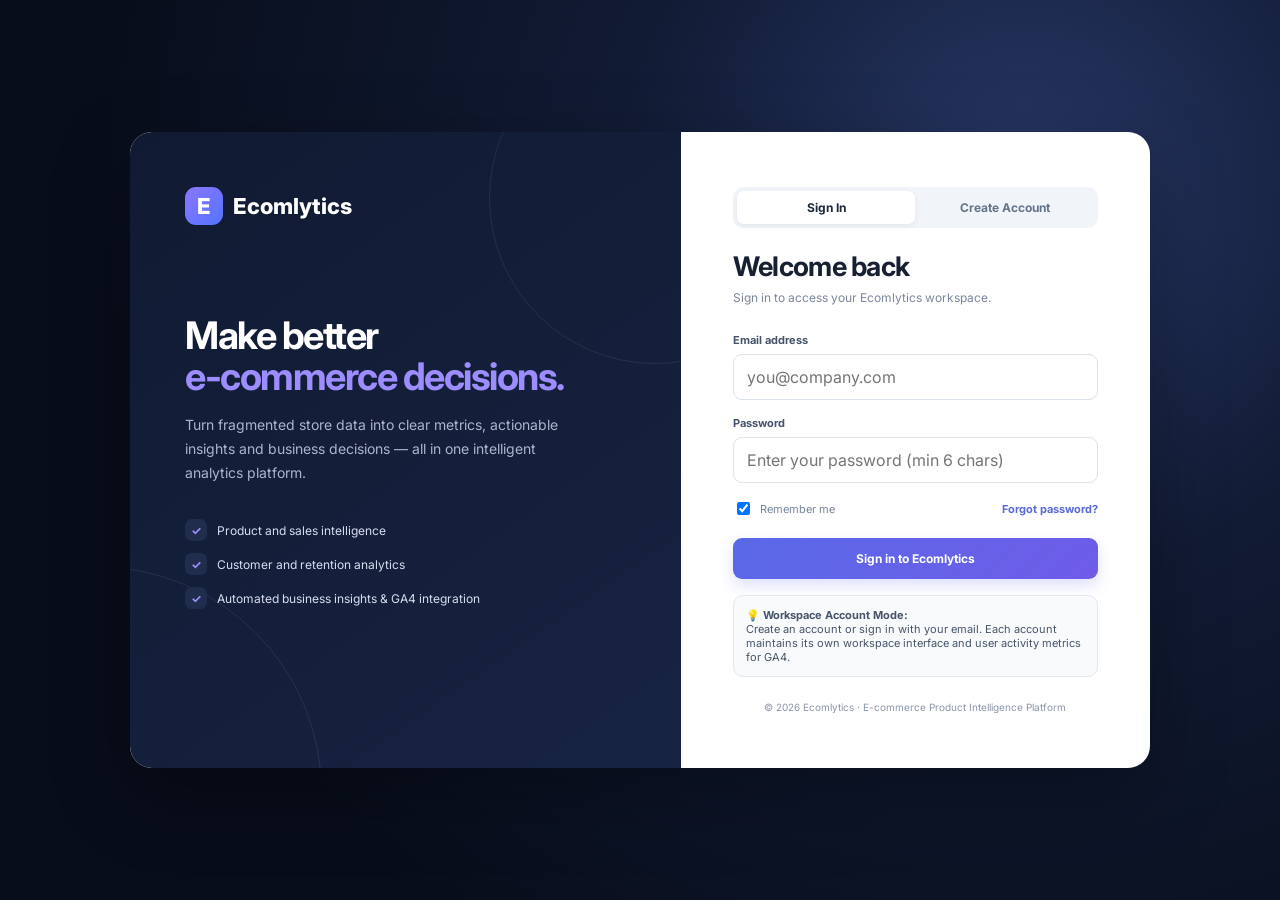
<file: frontend/login.html>
<!doctype html>
<html lang="en">
<head>
<!-- Google tag (gtag.js) -->
<script async src="https://www.googletagmanager.com/gtag/js?id=G-N4DCRNR7VV"></script>
<script>
  window.dataLayer = window.dataLayer || [];
  function gtag(){dataLayer.push(arguments);}
  gtag('js', new Date());
  gtag('config', 'G-N4DCRNR7VV');
</script>
<meta charset="utf-8">
<meta name="viewport" content="width=device-width,initial-scale=1">
<title>Sign in | Ecomlytics</title>
<link rel="stylesheet" href="css/style.css">
<link rel="icon" href="favicon.svg">
<script src="js/telemetry.js"></script>
<style>
  .auth-tabs {
    display: flex;
    background: #f1f5f9;
    padding: 4px;
    border-radius: 10px;
    margin-bottom: 22px;
  }
  .auth-tab {
    flex: 1;
    text-align: center;
    padding: 9px 12px;
    font-size: 12px;
    font-weight: 700;
    color: #64748b;
    border-radius: 7px;
    cursor: pointer;
    transition: all 0.2s ease;
  }
  .auth-tab.active {
    background: #ffffff;
    color: #1e293b;
    box-shadow: 0 2px 6px rgba(0,0,0,0.06);
  }
  .field input.input-error {
    border-color: #ef4444 !important;
    box-shadow: 0 0 0 3px rgba(239,68,68,0.15) !important;
  }
  .field-error-msg {
    color: #ef4444;
    font-size: 11px;
    margin-top: 5px;
    display: none;
    font-weight: 600;
  }
  .demo-accounts {
    margin-top: 16px;
    padding: 12px;
    background: #f8fafc;
    border: 1px solid #e2e8f0;
    border-radius: 10px;
    font-size: 11px;
    color: #475569;
  }
  .demo-acc-badge {
    display: inline-block;
    padding: 3px 8px;
    background: #e2e8f0;
    border-radius: 5px;
    font-size: 10px;
    font-weight: 700;
    margin-top: 5px;
    cursor: pointer;
  }
  .demo-acc-badge:hover {
    background: #cbd5e1;
  }
</style>
</head>
<body>
<div class="login-page">
 <div class="login-shell">
  <section class="login-brand">
   <div class="login-logo"><div class="mark">E</div>Ecomlytics</div>
   <h1>Make better<br><span>e-commerce decisions.</span></h1>
   <p>Turn fragmented store data into clear metrics, actionable insights and business decisions — all in one intelligent analytics platform.</p>
   <div class="login-points">
    <div class="login-point"><b>✓</b> Product and sales intelligence</div>
    <div class="login-point"><b>✓</b> Customer and retention analytics</div>
    <div class="login-point"><b>✓</b> Automated business insights & GA4 integration</div>
   </div>
  </section>
  <section class="login-form">
   <div class="auth-tabs">
    <div class="auth-tab active" id="tabSignIn" onclick="switchAuthMode('signin')">Sign In</div>
    <div class="auth-tab" id="tabSignUp" onclick="switchAuthMode('signup')">Create Account</div>
   </div>

   <h2 id="formTitle">Welcome back</h2>
   <p class="sub" id="formSub">Sign in to access your Ecomlytics workspace.</p>

   <form id="authForm" novalidate>
    <div class="field" id="nameField" style="display:none">
     <label>Full Name</label>
     <input id="fullName" type="text" placeholder="e.g. Mike Oxlong">
     <div id="nameError" class="field-error-msg">Please enter your full name.</div>
    </div>

    <div class="field">
     <label>Email address</label>
     <input id="email" type="email" placeholder="you@company.com" required>
     <div id="emailError" class="field-error-msg">Please enter a valid email address (e.g. name@company.com).</div>
    </div>

    <div class="field">
     <label>Password</label>
     <input id="password" type="password" placeholder="Enter your password (min 6 chars)" required>
     <div id="passwordError" class="field-error-msg">Password must be at least 6 characters long.</div>
    </div>

    <div class="field" id="companyField" style="display:none">
     <label>Workspace / Store Name (Optional)</label>
     <input id="company" type="text" placeholder="e.g. Urban Threads">
    </div>

    <div class="login-options" id="loginOptions">
     <label class="remember"><input type="checkbox" id="rememberMe" checked> Remember me</label>
     <a href="#" onclick="alert('Password reset link has been sent to your email if registered.');return false;">Forgot password?</a>
    </div>

    <button class="btn login-btn" type="submit" id="submitBtn">Sign in to Ecomlytics</button>
   </form>

   <div class="demo-accounts">
    <strong>💡 Workspace Account Mode:</strong>
    <div>Create an account or sign in with your email. Each account maintains its own workspace interface and user activity metrics for GA4.</div>
   </div>

   <div class="login-foot">© 2026 Ecomlytics · E-commerce Product Intelligence Platform</div>
  </section>
 </div>
</div>

<script>
let currentMode = 'signin';

function switchAuthMode(mode) {
  currentMode = mode;
  const tabIn = document.getElementById('tabSignIn');
  const tabUp = document.getElementById('tabSignUp');
  const nameField = document.getElementById('nameField');
  const companyField = document.getElementById('companyField');
  const loginOptions = document.getElementById('loginOptions');
  const formTitle = document.getElementById('formTitle');
  const formSub = document.getElementById('formSub');
  const submitBtn = document.getElementById('submitBtn');

  clearErrors();

  if (mode === 'signup') {
    tabIn.classList.remove('active');
    tabUp.classList.add('active');
    nameField.style.display = 'block';
    companyField.style.display = 'block';
    loginOptions.style.display = 'none';
    formTitle.innerText = 'Create Account';
    formSub.innerText = 'Set up your personalized Ecomlytics workspace.';
    submitBtn.innerText = 'Create Workspace Account';
  } else {
    tabUp.classList.remove('active');
    tabIn.classList.add('active');
    nameField.style.display = 'none';
    companyField.style.display = 'none';
    loginOptions.style.display = 'flex';
    formTitle.innerText = 'Welcome back';
    formSub.innerText = 'Sign in to access your Ecomlytics workspace.';
    submitBtn.innerText = 'Sign in to Ecomlytics';
  }
}

function clearErrors() {
  ['fullName', 'email', 'password'].forEach(id => {
    const input = document.getElementById(id);
    if (input) input.classList.remove('input-error');
  });
  ['nameError', 'emailError', 'passwordError'].forEach(id => {
    const err = document.getElementById(id);
    if (err) err.style.display = 'none';
  });
}

// Strict email regex matching RFC standard email format with valid TLD (.com, .in, .org, etc.)
function isValidEmail(email) {
  if (!email || email.length < 5 || email.length > 254) return false;
  const emailRegex = /^[a-zA-Z0-9._%+-]+@[a-zA-Z0-9.-]+\.[a-zA-Z]{2,63}$/;
  if (!emailRegex.test(email)) return false;
  
  // Extra validation against fake dummy patterns without real domains
  const parts = email.split('@');
  if (parts.length !== 2) return false;
  const domain = parts[1];
  if (!domain.includes('.')) return false;
  const tld = domain.split('.').pop();
  if (tld.length < 2 || /^\d+$/.test(tld)) return false;

  return true;
}

function getStoredAccounts() {
  try {
    const raw = localStorage.getItem('ecomlytics_accounts');
    return raw ? JSON.parse(raw) : [];
  } catch(e) {
    return [];
  }
}

function saveStoredAccounts(accounts) {
  localStorage.setItem('ecomlytics_accounts', JSON.stringify(accounts));
}

function generateInitials(name, email) {
  if (name && name.trim()) {
    const parts = name.trim().split(/\s+/);
    if (parts.length >= 2) return (parts[0][0] + parts[1][0]).toUpperCase();
    return parts[0].substring(0, 2).toUpperCase();
  }
  const cleanEmail = email.split('@')[0].replace(/[._-]/g, ' ');
  const words = cleanEmail.split(/\s+/);
  if (words.length >= 2) return (words[0][0] + words[1][0]).toUpperCase();
  return cleanEmail.substring(0, 2).toUpperCase();
}

function generateUserId(email) {
  let hash = 0;
  for (let i = 0; i < email.length; i++) {
    hash = (hash << 5) - hash + email.charCodeAt(i);
    hash |= 0;
  }
  return 'usr_' + Math.abs(hash);
}

document.getElementById('authForm').addEventListener('submit', async function(e) {
  e.preventDefault();
  clearErrors();

  const emailInput = document.getElementById('email');
  const passwordInput = document.getElementById('password');
  const nameInput = document.getElementById('fullName');
  const companyInput = document.getElementById('company');
  const submitBtn = document.getElementById('submitBtn');

  const email = emailInput.value.trim();
  const password = passwordInput.value;
  const fullName = nameInput.value.trim();
  const company = companyInput.value.trim();

  let hasError = false;

  if (currentMode === 'signup' && !fullName) {
    nameInput.classList.add('input-error');
    document.getElementById('nameError').style.display = 'block';
    hasError = true;
  }

  if (!isValidEmail(email)) {
    emailInput.classList.add('input-error');
    const errEl = document.getElementById('emailError');
    errEl.innerText = 'Please enter a valid email address (e.g. name@company.com)';
    errEl.style.display = 'block';
    hasError = true;
  }

  if (!password || password.length < 8) {
    passwordInput.classList.add('input-error');
    const pErr = document.getElementById('passwordError');
    pErr.innerText = 'Password must be at least 8 characters long.';
    pErr.style.display = 'block';
    hasError = true;
  }

  if (hasError) return;

  const originalBtnText = submitBtn.innerText;
  submitBtn.disabled = true;
  submitBtn.innerText = currentMode === 'signup' ? 'Creating workspace...' : 'Signing in...';

  try {
    let endpoint = currentMode === 'signup' ? '/api/auth/register' : '/api/auth/login';
    let payload = currentMode === 'signup'
      ? { email: email, password: password, display_name: fullName, workspace_name: company || (fullName + "'s Store") }
      : { email: email, password: password };

    const response = await fetch(endpoint, {
      method: 'POST',
      headers: { 'Content-Type': 'application/json' },
      credentials: 'include',
      body: JSON.stringify(payload)
    });

    const data = await response.json();

    if (!response.ok) {
      submitBtn.disabled = false;
      submitBtn.innerText = originalBtnText;
      const detail = data.detail || 'Authentication failed. Please check your credentials.';
      const errEl = document.getElementById(currentMode === 'signup' ? 'emailError' : 'passwordError');
      errEl.innerText = detail;
      errEl.style.display = 'block';
      if (currentMode === 'signup') emailInput.classList.add('input-error');
      else passwordInput.classList.add('input-error');
      return;
    }

    // Success: store session profile and token
    if (data.token) {
      sessionStorage.setItem('ecomlytics_token', data.token);
    }
    const user = data.user || {};
    const ws = data.workspace || (data.workspaces && data.workspaces[0]) || { name: "My Store" };
    const userProfile = {
      id: user.id,
      name: user.display_name,
      email: user.email,
      company: ws.name,
      workspace_id: ws.id,
      plan: 'free'
    };
    localStorage.setItem('ecomlytics_user', JSON.stringify(userProfile));

    // PostHog Product Telemetry: Identify user & record product events
    if (typeof window.identifyUser === 'function') {
      window.identifyUser(userProfile);
    }
    if (typeof window.trackProductEvent === 'function') {
      if (currentMode === 'signup') {
        window.trackProductEvent('user_signed_up', { signup_method: 'email' });
      } else {
        window.trackProductEvent('user_logged_in', { login_method: 'email' });
      }
    }

    // GA4 Telemetry: Track sign_up and login (No PII)
    if (typeof gtag === 'function') {
      if (currentMode === 'signup') {
        gtag('event', 'sign_up', { method: 'email' });
      } else {
        gtag('event', 'login', { method: 'email' });
      }
    }

    setTimeout(() => {
      window.location.href = '/index.html';
    }, 150);
  } catch (err) {
    submitBtn.disabled = false;
    submitBtn.innerText = originalBtnText;
    const errEl = document.getElementById('passwordError');
    errEl.innerText = 'Unable to connect to Ecomlytics API. Please check your connection.';
    errEl.style.display = 'block';
  }
});
</script>
</body>
</html>
</file>
<file: frontend/css/style.css>
@import url('https://fonts.googleapis.com/css2?family=Inter:wght@400;500;600;700;800&display=swap');

:root{
 --bg:#f4f7fb;--surface:#fff;--surface-soft:#f8faff;--nav:#0a1020;--nav2:#111a30;
 --text:#172033;--muted:#718096;--line:#e6ebf3;--accent:#5969e8;--accent2:#7b61ff;
 --good:#18a86b;--warn:#c98a16;--danger:#d84f61;--shadow:0 10px 30px rgba(20,31,56,.07);
}
*{box-sizing:border-box}
body{margin:0;font-family:Inter,Segoe UI,Arial,sans-serif;background:var(--bg);color:var(--text)}
a{text-decoration:none;color:inherit}
button,input,select{font:inherit}
.app{display:flex;min-height:100vh}
.sidebar{width:255px;background:linear-gradient(180deg,var(--nav),#0e172b);color:#fff;padding:22px 15px;position:fixed;inset:0 auto 0 0;z-index:10}
.brand{display:flex;align-items:center;gap:10px;font-size:22px;font-weight:800;padding:6px 13px 30px;letter-spacing:-.5px}
.brand-mark{width:34px;height:34px;border-radius:10px;background:linear-gradient(135deg,#7b61ff,#4e75ff);display:grid;place-items:center;font-size:15px;box-shadow:0 8px 20px rgba(89,105,232,.3)}
.brand span{color:#8e9bff}
.nav-label{font-size:10px;color:#687692;text-transform:uppercase;padding:13px 13px 7px;letter-spacing:1.3px;font-weight:700}
.nav a{display:flex;align-items:center;gap:11px;padding:11px 13px;border-radius:9px;color:#aeb9ce;margin:3px 0;font-size:13px;font-weight:500;transition:.18s}
.nav a:hover{background:#18233d;color:#fff;transform:translateX(2px)}
.nav a.active{background:linear-gradient(90deg,#27335a,#1a2643);color:#fff;box-shadow:inset 3px 0 0 #7c8cff}
.nav .ico{width:18px;text-align:center;opacity:.9}
.sidebar-footer{position:absolute;left:15px;right:15px;bottom:18px;padding:12px 13px;border:1px solid #263452;border-radius:10px;background:#10192d;color:#8995aa;font-size:11px}
.main{margin-left:255px;width:calc(100% - 255px);padding:28px 34px}
.top{display:flex;justify-content:space-between;align-items:center;margin-bottom:24px}
.title h1{margin:0;font-size:27px;letter-spacing:-.7px}
.title p{margin:6px 0 0;color:var(--muted);font-size:13px}
.top-right{display:flex;align-items:center;gap:12px}
.status-dot{width:8px;height:8px;border-radius:50%;background:var(--good);display:inline-block;margin-right:6px}
.badge{background:#eef1ff;color:#5969d8;padding:8px 12px;border-radius:20px;font-size:11px;font-weight:700}
.profile{width:36px;height:36px;border-radius:50%;display:grid;place-items:center;background:#e8ebff;color:#4e5dcc;font-weight:800;font-size:12px}
.grid{display:grid;gap:18px}
.kpis{grid-template-columns:repeat(4,1fr)}
.two{grid-template-columns:1.5fr 1fr}
.three{grid-template-columns:repeat(3,1fr)}
.card{background:var(--surface);border:1px solid var(--line);border-radius:15px;padding:20px;box-shadow:var(--shadow)}
.card:hover{box-shadow:0 13px 32px rgba(20,31,56,.09)}
.kpi{position:relative;overflow:hidden}
.kpi:after{content:"";position:absolute;right:-25px;top:-25px;width:90px;height:90px;border-radius:50%;background:#f1f3ff}
.kpi .label{color:#748097;font-size:12px;font-weight:600}
.kpi .value{font-size:26px;font-weight:800;margin-top:9px;letter-spacing:-.5px}
.kpi .delta{font-size:11px;color:var(--good);margin-top:8px}
.delta.up{color:var(--good)}
.delta.down{color:#d64545}
.delta.note{color:#8a93a6;font-style:italic}
.source-state{display:inline-block;padding:4px 10px;border-radius:20px;font-size:11px;font-weight:700;margin-top:6px}
.source-state.ok{background:#e6f7ec;color:#1f9d55}
.source-state.warn{background:#fdf1e2;color:#c07a12}
.source-state.info{background:#eef1ff;color:#5969d8}
.section-title{font-weight:800;font-size:14px;margin-bottom:15px}
.table-wrap{overflow:auto}
.table{width:100%;border-collapse:collapse;font-size:12px}
.table th,.table td{padding:12px 10px;border-bottom:1px solid #edf0f5;text-align:left;white-space:nowrap}
.table th{color:#748097;font-size:10px;text-transform:uppercase;letter-spacing:.5px;background:#fbfcfe}
.table tbody tr:hover{background:#fafbff}
.pill{display:inline-block;padding:5px 9px;border-radius:20px;background:#eef1ff;color:#5667d7;font-size:10px;font-weight:700}
.pill.good{background:#e8fbf2;color:#15945c}.pill.warn{background:#fff5df;color:#a87300}.pill.danger{background:#ffedf0;color:#c74355}
.bar{height:9px;background:#e8ecf3;border-radius:10px;overflow:hidden}.bar i{display:block;height:100%;background:linear-gradient(90deg,#5969e8,#826eff);border-radius:10px}
.funnel-row{margin:15px 0}.funnel-head{display:flex;justify-content:space-between;margin-bottom:7px;font-size:12px}
.insight{border-left:4px solid var(--accent);padding:14px;background:#f7f8ff;border-radius:10px;margin:12px 0}
.insight.high{border-color:var(--danger)}.insight.medium{border-color:var(--warn)}
.insight h3{margin:0 0 6px;font-size:13px}.insight p{margin:5px 0;color:#59657a;font-size:12px;line-height:1.55}
.chart{min-height:250px;display:flex;align-items:end;gap:12px;padding-top:20px}
.chart .col{flex:1;text-align:center}.chart .barv{height:180px;display:flex;align-items:end}.chart .barv i{display:block;width:100%;background:linear-gradient(180deg,#8b78ff,#5969e8);border-radius:7px 7px 0 0}
.chart small{color:#758198;font-size:10px}.note{color:#77839a;font-size:11px;line-height:1.55}
.filters{display:flex;gap:10px;flex-wrap:wrap;margin-bottom:18px}.input,.select{border:1px solid #dce2ed;border-radius:9px;padding:10px 12px;background:white;color:#24304a;outline:none}
.input:focus,.select:focus{border-color:#7786ed;box-shadow:0 0 0 3px #eef0ff}
.btn{border:0;background:linear-gradient(135deg,#5969e8,#6f5ce8);color:white;padding:10px 15px;border-radius:9px;cursor:pointer;font-weight:700;font-size:12px;box-shadow:0 7px 15px rgba(89,105,232,.2)}
.btn:hover{filter:brightness(1.05)}
.empty{padding:35px;text-align:center;color:#8792a8}

.login-page{min-height:100vh;background:radial-gradient(circle at 80% 20%,#283766 0,#111b34 32%,#080d1a 75%);display:flex;align-items:center;justify-content:center;padding:25px}
.login-shell{width:min(1020px,100%);min-height:620px;display:grid;grid-template-columns:1.08fr .92fr;background:#fff;border-radius:22px;overflow:hidden;box-shadow:0 25px 80px rgba(0,0,0,.3)}
.login-brand{padding:55px;background:linear-gradient(145deg,#101a32,#172342);color:white;position:relative;overflow:hidden}
.login-brand:before,.login-brand:after{content:"";position:absolute;border-radius:50%;border:1px solid rgba(255,255,255,.08)}
.login-brand:before{width:330px;height:330px;right:-140px;top:-100px}.login-brand:after{width:450px;height:450px;left:-260px;bottom:-250px}
.login-logo{display:flex;align-items:center;gap:10px;font-weight:800;font-size:22px;position:relative;z-index:1}
.login-logo .mark{width:38px;height:38px;border-radius:11px;background:linear-gradient(135deg,#8c76ff,#5374ff);display:grid;place-items:center}
.login-brand h1{font-size:38px;line-height:1.08;margin:90px 0 16px;letter-spacing:-1.5px;position:relative;z-index:1}
.login-brand h1 span{color:#9d8cff}.login-brand>p{color:#aab6ce;line-height:1.7;font-size:14px;max-width:390px;position:relative;z-index:1}
.login-points{position:relative;z-index:1;margin-top:35px;display:grid;gap:12px}.login-point{display:flex;gap:10px;align-items:center;color:#d7def0;font-size:12px}.login-point b{width:22px;height:22px;border-radius:7px;background:#202d4d;display:grid;place-items:center;color:#9e90ff}
.login-form{padding:55px 52px;display:flex;flex-direction:column;justify-content:center}.login-form h2{font-size:27px;margin:0 0 7px;letter-spacing:-.7px}.login-form .sub{font-size:12px;color:#7b879b;margin:0 0 28px}.field{margin-bottom:16px}.field label{display:block;font-size:11px;font-weight:700;color:#46536c;margin-bottom:7px}.field input{width:100%;padding:12px 13px;border:1px solid #dce2ec;border-radius:9px;outline:none}.field input:focus{border-color:#6978e9;box-shadow:0 0 0 3px #eef0ff}.login-options{display:flex;justify-content:space-between;align-items:center;font-size:11px;color:#78849a;margin:2px 0 20px}.login-options a{color:#5b69d9;font-weight:700}.remember{display:flex;gap:7px;align-items:center}.login-btn{width:100%;padding:13px}.demo{margin-top:15px;padding:10px;text-align:center;background:#f7f8fc;border:1px solid #e8ebf2;border-radius:9px;color:#77839a;font-size:10px}
.error{color:#c74355;font-size:11px;margin-top:8px;display:none}.login-foot{text-align:center;margin-top:24px;color:#8a95a8;font-size:10px}

@media(max-width:1000px){.kpis{grid-template-columns:repeat(2,1fr)}.two,.three{grid-template-columns:1fr}}
@media(max-width:760px){.sidebar{position:relative;width:100%;height:auto}.app{display:block}.main{margin-left:0;width:100%;padding:20px}.login-shell{grid-template-columns:1fr}.login-brand{display:none}.login-form{padding:40px 28px}.kpis{grid-template-columns:1fr}.top{align-items:flex-start;gap:12px}}

/* ============================================================
   SUBSCRIPTION / DECISION INTELLIGENCE
   ============================================================ */
.plan-badge{display:inline-flex;align-items:center;padding:7px 11px;border-radius:999px;text-decoration:none;font-size:10px;font-weight:800;border:1px solid #dfe4ef}
.plan-badge.free{background:#f6f7fb;color:#65718a}.plan-badge.paid{background:#edf9f3;color:#158353;border-color:#cdeedc}
.upgrade-link{font-size:11px;font-weight:800;color:#5969e8;text-decoration:none}
.upgrade-banner{margin:0 0 18px;padding:15px 17px;border:1px solid #dfe3ff;background:linear-gradient(135deg,#f8f9ff,#f1f3ff);border-radius:14px;display:flex;align-items:center;gap:13px}
.upgrade-icon{width:34px;height:34px;border-radius:10px;background:#e7e9ff;color:#5969e8;display:grid;place-items:center;font-weight:900}
.upgrade-copy{display:flex;flex-direction:column;gap:3px;flex:1}.upgrade-copy strong{font-size:12px;color:#27324b}.upgrade-copy span{font-size:11px;color:#737f95;line-height:1.45}.upgrade-btn{white-space:nowrap}
.locked-card{min-height:170px;border:1px dashed #cfd5e4;border-radius:14px;background:linear-gradient(145deg,#fbfcff,#f6f7fb);padding:20px;display:flex;gap:14px;align-items:flex-start}
.locked-card h3{margin:10px 0 5px;font-size:14px}.locked-card p{font-size:11px;color:#707c92;line-height:1.55;margin:0 0 13px}.lock-mark{width:36px;height:36px;border-radius:11px;background:#eceeff;color:#5969e8;display:grid;place-items:center;flex:0 0 auto}
.advanced-preview{background:linear-gradient(180deg,#fff,#fafbff)}

.billing-hero{display:flex;justify-content:space-between;gap:24px;align-items:center;padding:25px 28px;border-radius:18px;background:linear-gradient(135deg,#111a31,#202d52);color:white;box-shadow:0 15px 35px rgba(18,28,53,.14)}
.billing-hero h2{margin:7px 0 7px;font-size:24px;letter-spacing:-.5px}.billing-hero p{margin:0;color:#b8c2d8;font-size:12px;max-width:620px;line-height:1.6}.eyebrow{font-size:10px;text-transform:uppercase;letter-spacing:1.2px;font-weight:800;color:#7d89a2}.billing-hero .eyebrow{color:#a7b2ce}.billing-status{padding:10px 13px;border:1px solid rgba(255,255,255,.13);background:rgba(255,255,255,.07);border-radius:10px;font-size:11px;white-space:nowrap}
.pricing-grid{display:grid;grid-template-columns:repeat(4,1fr);gap:16px;align-items:stretch}
.pricing-card{position:relative;background:white;border:1px solid #e3e7ef;border-radius:16px;padding:24px 20px;display:flex;flex-direction:column;box-shadow:0 5px 20px rgba(27,38,67,.035);transition:transform 0.18s ease, box-shadow 0.18s ease}
.pricing-card:hover{transform:translateY(-2px);box-shadow:0 10px 30px rgba(27,38,67,.08)}
.pricing-card.current{border-color:#8f98ef;box-shadow:0 8px 28px rgba(89,105,232,.11)}
.pricing-card.featured{border-color:#6978e9;box-shadow:0 12px 32px rgba(89,105,232,.14);background:linear-gradient(180deg,#ffffff,#f9faff)}
.featured-label{position:absolute;top:-11px;left:18px;padding:4px 10px;border-radius:999px;background:#5969e8;color:white;font-size:9px;font-weight:800;letter-spacing:.3px;box-shadow:0 4px 10px rgba(89,105,232,.3);z-index:2}
.pricing-top{min-height:85px}
.plan-name{font-size:18px;font-weight:800;color:#26314a}
.pricing-top p{font-size:11px;color:#77839a;line-height:1.5;margin:6px 0}
.price{font-size:28px;font-weight:800;color:#202b45;margin:12px 0 3px;letter-spacing:-.5px}
.price small{font-size:11px;color:#8490a3;font-weight:600;margin-left:4px}
.pricing-divider{height:1px;background:#edf0f5;margin:15px 0}

ul.feature-list, .feature-list{list-style:none !important;list-style-type:none !important;padding:0 !important;margin:0 0 22px !important;display:grid;gap:11px;flex:1}
ul.feature-list li, .feature-list li{list-style:none !important;list-style-type:none !important;font-size:11px;color:#59657a;display:flex;gap:8px;align-items:flex-start;line-height:1.35}
ul.feature-list li span, .feature-list li span{color:#15945c;font-weight:800;flex-shrink:0}

.secondary-btn{background:#f3f5fa;color:#68748b;box-shadow:none}
.secondary-btn:disabled{opacity:0.75;cursor:not-allowed}
.rzp-pay-btn{background:linear-gradient(135deg,#5969e8,#6f5ce8);color:white;width:100%;padding:11px 14px;border-radius:99px;font-weight:700;font-size:12px;display:inline-flex;align-items:center;justify-content:center;gap:6px;cursor:pointer;border:none;box-shadow:0 7px 15px rgba(89,105,232,.2);transition:filter 0.15s ease, transform 0.15s ease}
.rzp-pay-btn:hover{filter:brightness(1.08);transform:translateY(-1px)}
.grid.four{grid-template-columns:repeat(4,1fr)}.step-num{display:grid;place-items:center;width:26px;height:26px;border-radius:8px;background:#eef0ff;color:#5969e8;font-size:10px;font-weight:900;margin-bottom:10px}
.modal-backdrop{position:fixed;inset:0;background:rgba(9,15,29,.62);backdrop-filter:blur(5px);z-index:1000;align-items:center;justify-content:center;padding:20px}.payment-modal{width:min(520px,100%);background:white;border-radius:18px;padding:27px;box-shadow:0 30px 90px rgba(0,0,0,.3);position:relative}.payment-modal h2{margin:5px 0 8px;font-size:23px}.payment-modal .field{margin-top:14px}.payment-modal .input{width:100%;box-sizing:border-box}.modal-close{position:absolute;right:17px;top:14px;border:0;background:#f2f4f8;color:#657189;width:30px;height:30px;border-radius:8px;font-size:20px;cursor:pointer}.payment-success{text-align:center;padding:18px 4px 4px}.success-icon{width:54px;height:54px;border-radius:50%;background:#e7f8ef;color:#15945c;display:grid;place-items:center;margin:0 auto 13px;font-size:25px;font-weight:900}.payment-success h3{margin:0 0 7px;font-size:18px}.payment-success p{font-size:11px;color:#6f7b91;line-height:1.55}
.payment-history{min-height:50px}

@media(max-width:1100px){.pricing-grid{grid-template-columns:repeat(2,1fr)}.grid.four{grid-template-columns:repeat(2,1fr)}}
@media(max-width:760px){.upgrade-banner{align-items:flex-start;flex-wrap:wrap}.upgrade-btn{width:100%;text-align:center}.billing-hero{display:block}.billing-status{display:inline-flex;margin-top:18px}.pricing-grid{grid-template-columns:1fr}.grid.four{grid-template-columns:1fr}.plan-badge{display:none}}

/* ============================================================
   COHORTS & RETENTION HEATMAP
   ============================================================ */
.cohort-matrix-wrap{overflow-x:auto;margin-top:14px;border:1px solid #edf0f5;border-radius:12px;background:#fff}
.cohort-table{width:100%;border-collapse:collapse;font-size:12px;text-align:center}
.cohort-table th{background:#f8fafc;padding:12px 10px;font-size:11px;font-weight:700;color:#64748b;border-bottom:1px solid #e2e8f0;white-space:nowrap}
.cohort-table td{padding:10px 8px;border-bottom:1px solid #f1f5f9;font-weight:600}
.cohort-table td.cohort-label{text-align:left;font-weight:700;color:#1e293b;background:#f8fafc;padding-left:14px;white-space:nowrap}
.cohort-cell{border-radius:6px;padding:6px 4px;font-size:11px;transition:transform 0.1s ease}
.cohort-cell:hover{transform:scale(1.05);box-shadow:0 2px 8px rgba(0,0,0,0.08)}
.cohort-cell.incomplete{border:1px dashed #cbd5e1;color:#64748b}

/* ============================================================
   CSV UPLOAD & DROPZONE
   ============================================================ */
.dropzone{border:2px dashed #cbd5e1;border-radius:14px;padding:28px 20px;text-align:center;background:#f8fafc;cursor:pointer;transition:all 0.2s ease}
.dropzone:hover,.dropzone.dragover{border-color:#5969e8;background:#f1f4ff}
.dropzone-icon{font-size:32px;color:#5969e8;margin-bottom:8px}
.dropzone-text{font-size:13px;font-weight:600;color:#334155}
.dropzone-sub{font-size:11px;color:#64748b;margin-top:4px}
.import-badge{display:inline-block;padding:3px 8px;border-radius:6px;font-size:10px;font-weight:700}
.import-badge.completed{background:#dcfce7;color:#15803d}
.import-badge.warnings{background:#fef9c3;color:#a16207}
.import-badge.failed{background:#fee2e2;color:#b91c1c}

/* ============================================================
   EMPTY / HONEST NO-DATA STATES
   ============================================================ */
.empty-state{text-align:center;padding:48px 24px;border:1px dashed #cbd5e1;border-radius:16px;background:#ffffff;margin:12px 0}
.empty-state-icon{width:56px;height:56px;border-radius:16px;background:#f1f5f9;color:#64748b;display:grid;place-items:center;font-size:24px;margin:0 auto 16px}
.empty-state h3{margin:0 0 8px;font-size:18px;color:#1e293b}
.empty-state p{margin:0 0 20px;color:#64748b;font-size:13px;max-width:440px;margin-left:auto;margin-right:auto;line-height:1.6}



.billing-status.pro-active {
  background: rgba(34, 197, 94, 0.18) !important;
  border: 1px solid rgba(34, 197, 94, 0.5) !important;
  color: #4ade80 !important;
  font-weight: 700 !important;
  box-shadow: 0 0 12px rgba(34, 197, 94, 0.25);
}
</file>
